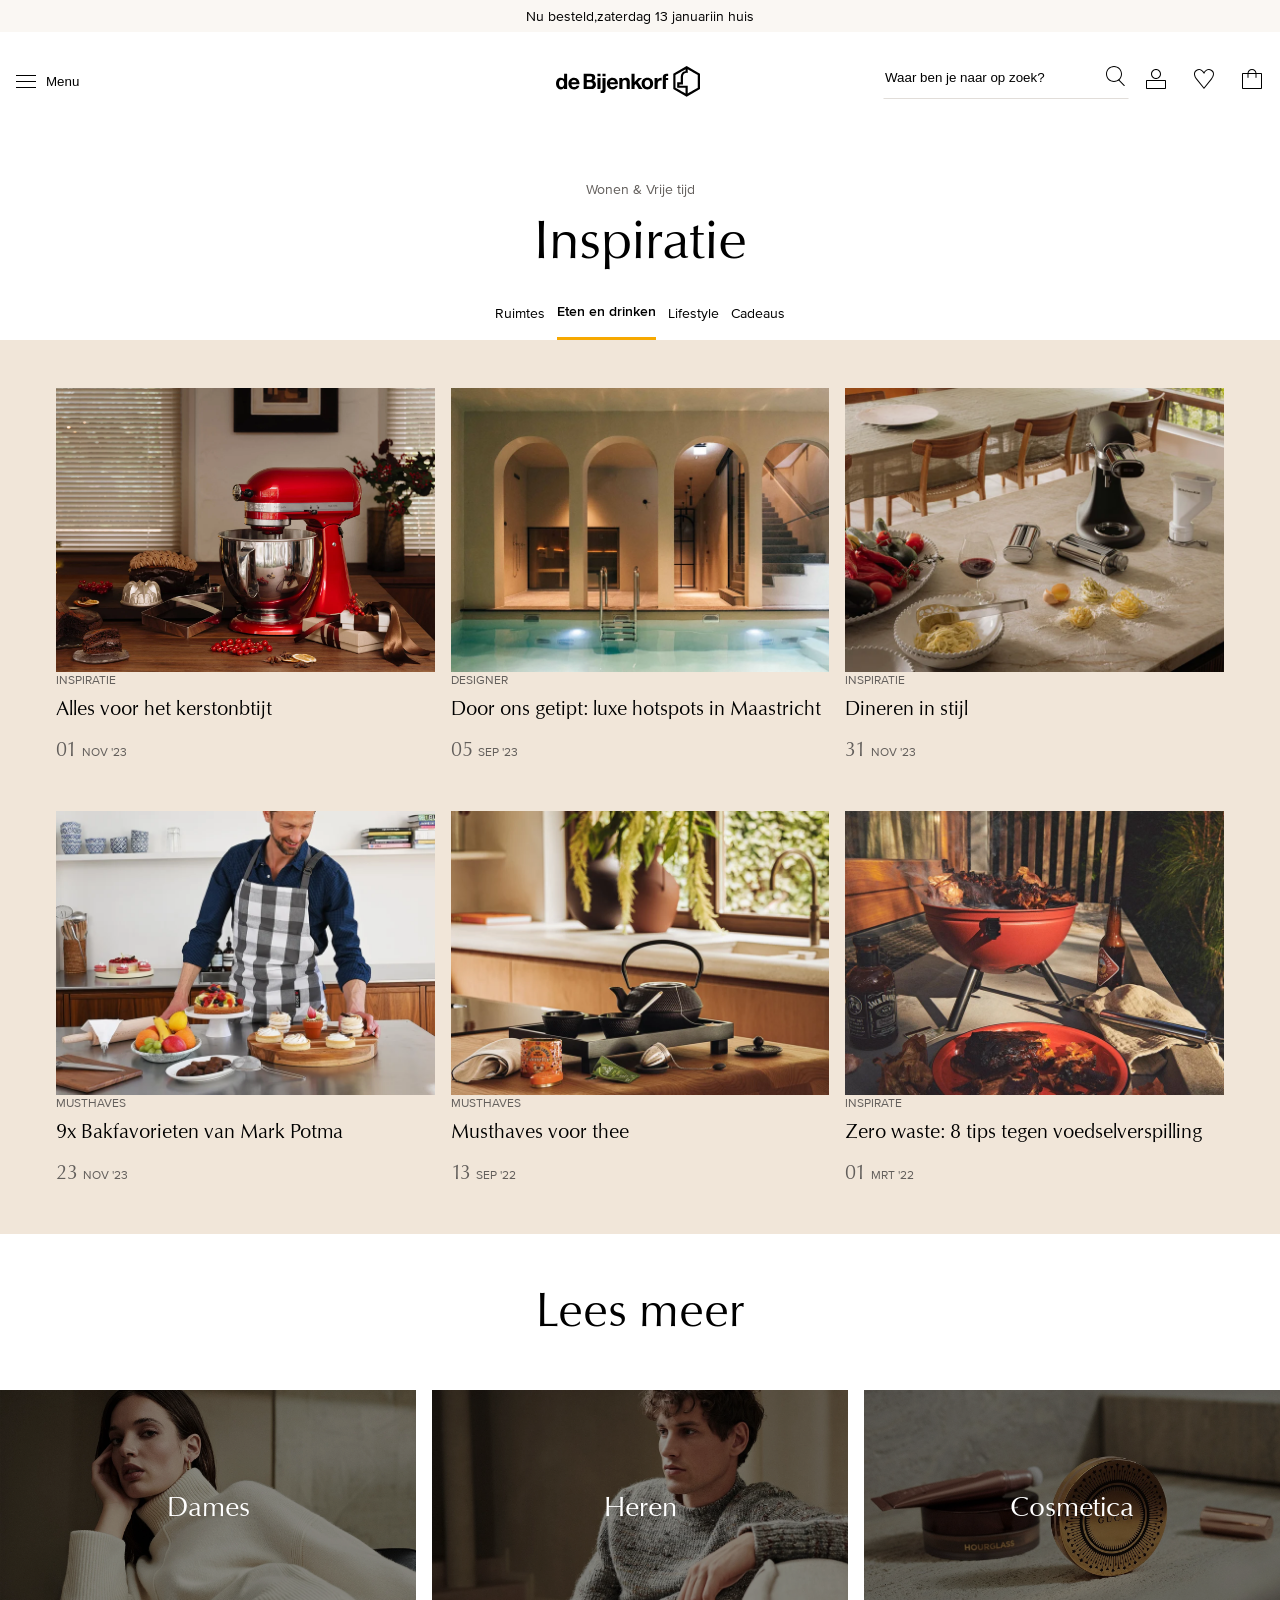
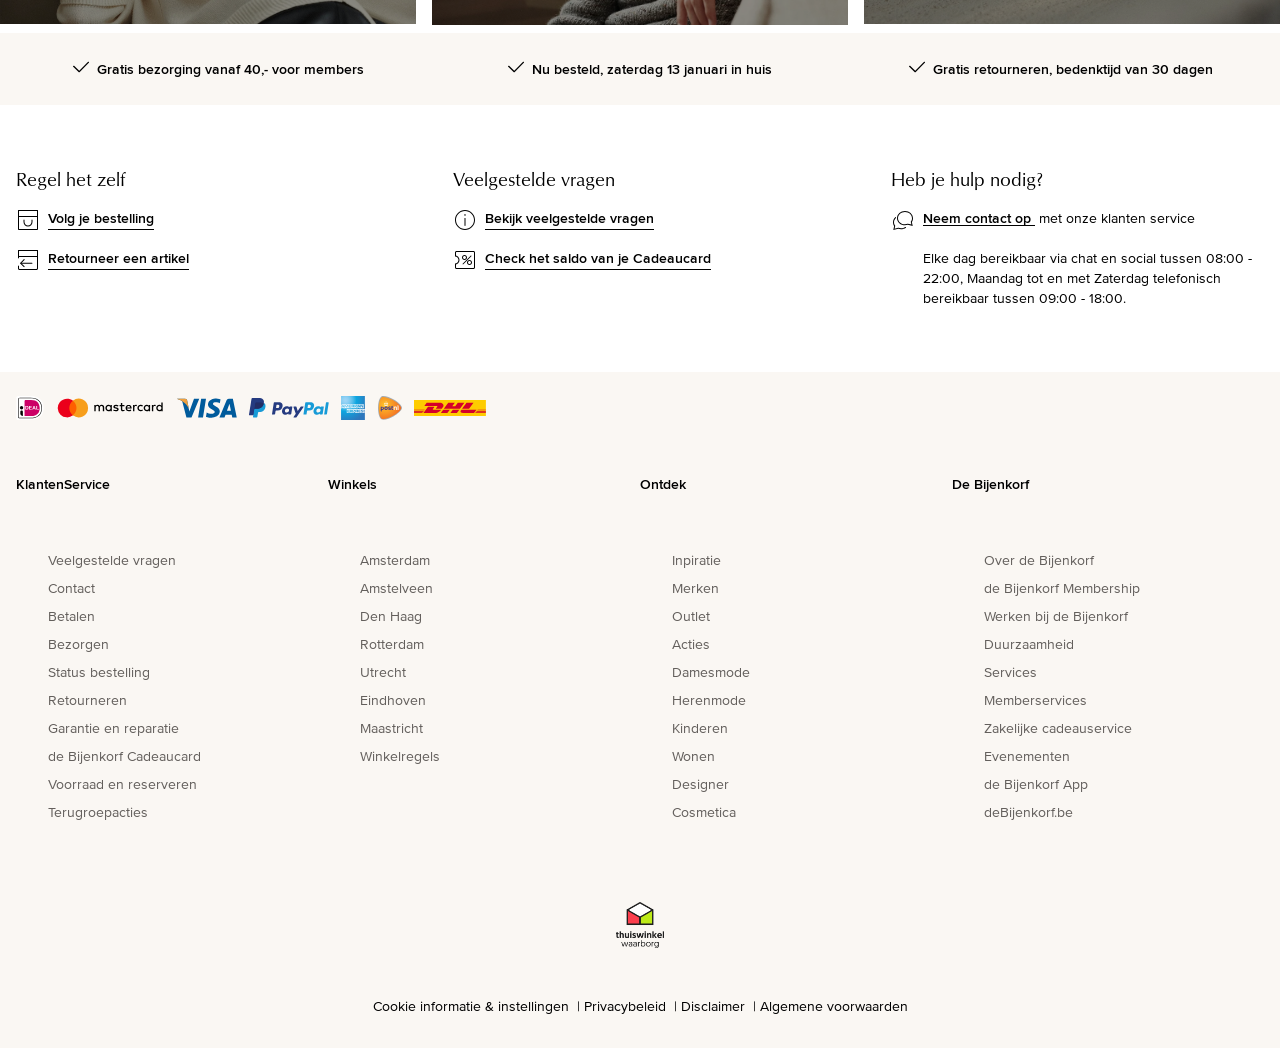
<file: bijenkorf-2/bijenkorf-2/index.html>
<!DOCTYPE html>
<html lang="nl">
	<head>
		<meta charset="UTF-8" />
		<meta name="author" content="Luca">
		<meta name="viewport" content="width=device-width, initial-scale=1" />
		<title>Recepten inspiratie • Wooninspiratie • de Bijenkorf</title>
		<link rel="stylesheet" href="./css/fonts.css" />
		<link rel="stylesheet" href="./css/base.css" />
		<link rel="stylesheet" href="./css/style.css" />
		<script language="JavaScript">
   			deP = document.querySelector("main > p");
   			deP.onclick = ietsDoen;
   			function ietsDoen(){
   				deP.classList.add("anders");
   			}
		</script>
	</head>

	<body>
		<header>
			<a href="/">Nu besteld, <date>zaterdag 13 januari</date>  in huis</a> <!--date erin gezet, omdat dit dan door de computer wordt gelezen als een datum -->
			<nav> <!-- hier begint de navigatie. erin zit de menuknop, de form en de buttons aan de rechterkant-->
				<button>
					<span></span>
					<span></span> <!-- Hier spans aangemaakt, deze z`ijn de 3 streepjes, zodat ik ze makkelijk kan stylen met css-->
					<span></span>
				</button>
				<svg xmlns="http://www.w3.org/2000/svg" viewBox="0 0 595.8 127.6"> <!-- alle afbeelding bestaan uit svg's-->
					<path
						preserveAspectRatio="xMidYMid meet"
						d="M378.1,48.2c-14.5,0-23.9,9.6-23.9,24.4,0,14.6,9.4,24.3,23.9,24.3S402,87.2,402,72.6C402,57.8,392.7,48.2,378.1,48.2Zm0,39.1c-8.6,0-11.2-7.4-11.2-14.7s2.6-14.8,11.2-14.8,11.3,7.4,11.3,14.8S386.8,87.3,378.1,87.3Zm-22-37.8h-15l-16,16.6V31.8H312.4V95.6h12.7V79.8L330,75l12.7,20.6h15.4L338.7,66.4ZM74.8,48.2c-14,0-23.6,10.5-23.6,24.4,0,14.3,9,24.3,23.6,24.3,10.4,0,18.1-4.7,21.6-15.5H85.3c-.8,2.9-4.9,6-10,6-7.1,0-11-3.7-11.4-11.7H97.2C98.1,61.4,90.5,48.2,74.8,48.2ZM63.9,67.6c.2-3.6,2.5-9.8,10.6-9.8,6.2,0,10.1,4,10.1,9.8ZM540.6,0,485.4,31.9V95.7l55.2,31.9,55.2-31.9V31.9ZM536,114.3c-11.3-6.6-35.5-20.5-41.5-23.9V37.2c6-3.5,30.1-17.4,41.5-23.9v8.1a18.52,18.52,0,0,0-12.9,5.2,24.52,24.52,0,0,0-6.8,17.7V67.6H501.5V90.3H536Zm50.6-23.9c-6,3.5-30.1,17.4-41.5,23.9V81.7H510.6V76.3h14.8V44.8c0-5.7,1.9-10.2,5.4-13a.1.1,0,0,0,.1-.1l.2-.2a17.38,17.38,0,0,1,10.4-3.2,34.74,34.74,0,0,1,3.6.2V13.3c11.4,6.6,35.5,20.5,41.5,23.9ZM288.4,48.2a16.42,16.42,0,0,0-14.3,8V49.5H262V95.7h12.8V71.4c0-9.4,2.8-13.2,9.7-13.2,5.9,0,8,3.8,8,11.4V95.7h12.8V67.2C305.3,55.8,301.9,48.2,288.4,48.2ZM153.9,61c5.4-2.7,8.5-7.1,8.5-13.3,0-11.9-8-15.8-19.9-15.8H114.4V95.7h28.9c11.3,0,22-5.5,22-18.5C165.3,69.2,161.5,63.2,153.9,61ZM127.4,42.6h12.8c4.9,0,9.4,1.3,9.4,7.4,0,5.4-3.6,7.7-8.4,7.7H127.3V42.6Zm14.7,42.3H127.4V67.2h14.9c5.8,0,9.9,2.7,9.9,9.2S147.5,84.9,142.1,84.9ZM45.9,86.8v-55H33.5l-.2,22.1c-1.2-1.9-6.2-5.6-14-5.6C8.8,48.2,0,56.9,0,73.4,0,84.8,7.6,96.9,20.1,96.9a15.54,15.54,0,0,0,12.8-6.1,38.66,38.66,0,0,0,.3,4.8H46C45.8,92.7,45.9,89.7,45.9,86.8Zm-22.7.5c-8.6,0-11-8.3-11-14.8,0-6.2,2.1-14.8,11-14.8,7.8,0,10.4,8.7,10.4,14.8S31.1,87.3,23.2,87.3ZM419.9,58V49.4H407.8V95.6h12.7V74.8c0-8.1,3.2-14.8,12.5-14.8a30.43,30.43,0,0,1,4.4.3V48.5a13.26,13.26,0,0,0-2.6-.3A16.81,16.81,0,0,0,419.9,58ZM192.3,42.3H205V31.8H192.3ZM442,45.9V95.7h12.7V57.9h9.5V49.4h-9.5V46.6c0-3.8,1.4-5.3,4.8-5.3a34.4,34.4,0,0,1,4.6.3V32.1c-2.1-.1-4.5-.4-6.7-.4C447.1,31.8,442,37.8,442,45.9ZM234.1,48.2c-14,0-23.6,10.5-23.6,24.4,0,14.3,9,24.3,23.6,24.3,10.4,0,18.1-4.7,21.6-15.5H244.5c-.8,2.9-4.9,6-10,6-7.1,0-11-3.7-11.4-11.7h33.3C257.5,61.4,249.9,48.2,234.1,48.2ZM223.2,67.6c.2-3.6,2.5-9.8,10.6-9.8,6.2,0,10.1,4,10.1,9.8ZM192.3,97.3c0,3.5-2.3,4.1-4.9,4.1a7.89,7.89,0,0,1-2.8-.4v10.5a28.45,28.45,0,0,0,4.1.4c12.8,0,16.3-4.5,16.3-13.9V49.5H192.3V97.3Zm-20.8-1.7h12.7V49.5H171.5Zm0-53.3h12.7V31.8H171.5Z"
						transform="translate(0 0)"></path>
				</svg> <!-- hierboven is allemaal overgenomen tijdens het inspecteren van de svg, die wordt namelijk volledig gestyled en dit kon ik zo overnemen-->
				<ul> <!-- hier komen alle elementen te staan van de form en de 3 buttons die in de header/nav te zien zijn-->
					<li> <!-- eerst het zoekveld-->
						<form action="/">
							<input
								type="text"
								name="search"
								id="search"
								placeholder="Waar ben je naar op zoek?" /> <!-- dit staat in het zoekbalkje, zodat de gebruiker weet wat ie in moet vullen -->
							<button type="submit"> <!-- hier de zoekknop die eruit ziet als de svg met het vergrootglas -->
								<svg
									width="100%"
									viewBox="0 0 24 24"
									fill="none"
									xmlns="http://www.w3.org/2000/svg"
									role="img">
									<title>Waar ben je naar op zoek?</title>
									<path
										fill-rule="evenodd"
										clip-rule="evenodd"
										d="M14.3535 15.6464C14.5487 15.4512 14.8487 15.4346 15.0235 15.6094L20.6566 21.2425C20.8314 21.4173 20.8148 21.7172 20.6195 21.9125C20.4243 22.1078 20.1243 22.1244 19.9495 21.9496L14.3164 16.3165C14.1416 16.1417 14.1582 15.8417 14.3535 15.6464Z"
										fill="black"></path>
									<path
										fill-rule="evenodd"
										clip-rule="evenodd"
										d="M10 17C13.866 17 17 13.866 17 10C17 6.13401 13.866 3 10 3C6.13401 3 3 6.13401 3 10C3 13.866 6.13401 17 10 17ZM10 18C14.4183 18 18 14.4183 18 10C18 5.58172 14.4183 2 10 2C5.58172 2 2 5.58172 2 10C2 14.4183 5.58172 18 10 18Z"
										fill="black"></path> <!-- wederom de styling gewoon van internet af kunnen halen en overgenomen-->
								</svg>
							</button>
						</form>
					</li>
					<li>
						<button>
							<svg
								width="100%"
								viewBox="0 0 24 24"
								fill="none"
								xmlns="http://www.w3.org/2000/svg"
								role="img">
								<title>Mijn account</title>
								<path
									fill-rule="evenodd"
									clip-rule="evenodd"
									d="M12 11C14.2091 11 16 9.20914 16 7C16 4.79086 14.2091 3 12 3C9.79086 3 8 4.79086 8 7C8 9.20914 9.79086 11 12 11ZM12 12C14.7614 12 17 9.76142 17 7C17 4.23858 14.7614 2 12 2C9.23858 2 7 4.23858 7 7C7 9.76142 9.23858 12 12 12Z"
									fill="black"></path>
								<path
									fill-rule="evenodd"
									clip-rule="evenodd"
									d="M21 14H3V21H21V14ZM3 13C2.44772 13 2 13.4477 2 14V21C2 21.5523 2.44772 22 3 22H21C21.5523 22 22 21.5523 22 21V14C22 13.4477 21.5523 13 21 13H3Z"
									fill="black"></path>
							</svg>
						</button>
					</li>
					<li>
						<button>
							<svg
								width="100%"
								viewBox="0 0 24 24"
								fill="none"
								xmlns="http://www.w3.org/2000/svg"
								role="img">
								<title>Verlanglijst</title>
								<path
									fill-rule="evenodd"
									clip-rule="evenodd"
									d="M12.1091 6.8894L11.1891 5.71041C10.4178 4.72197 9.49007 3.75091 8.41138 3.28437C7.42449 2.85754 6.20213 2.80318 4.62049 3.889C3.16188 4.89035 2.84167 6.24121 3.06216 7.67155C3.29173 9.1608 4.1141 10.6512 4.83777 11.5807L11.9775 20.4097L19.1275 11.5682L19.132 11.5628C19.7612 10.8069 20.6402 9.34966 20.9149 7.83032C21.0499 7.08385 21.0315 6.36519 20.8074 5.71635C20.5879 5.08076 20.1498 4.44862 19.3346 3.88901C17.781 2.82245 16.4278 2.88557 15.3415 3.34962C14.1912 3.84098 13.2878 4.81257 12.8472 5.58881L12.1091 6.8894ZM11.9775 22L4.05456 12.2025C2.47005 10.1718 0.357139 5.60287 4.05451 3.06458C7.26796 0.858511 9.68348 2.48705 11.301 4.28426C11.5446 4.55493 11.7701 4.82943 11.9775 5.09523C12.1327 4.82174 12.3336 4.52998 12.575 4.23928C13.9766 2.55143 16.7464 0.899212 19.9006 3.06459C23.8211 5.75604 21.3091 10.5103 19.9006 12.2025L11.9775 22Z"
									fill="black"></path>
							</svg>
						</button>
					</li>
					<li>
						<button>
							<svg
								width="100%"
								viewBox="0 0 24 24"
								fill="none"
								xmlns="http://www.w3.org/2000/svg"
								role="img">
								<title>Winkelmand</title>
								<path
									fill-rule="evenodd"
									clip-rule="evenodd"
									d="M21 7H3V21H21V7ZM3 6C2.44772 6 2 6.44772 2 7V21C2 21.5523 2.44772 22 3 22H21C21.5523 22 22 21.5523 22 21V7C22 6.44772 21.5523 6 21 6H3Z"
									fill="black"></path>
								<path
									fill-rule="evenodd"
									clip-rule="evenodd"
									d="M7.5 6.5C7.5 4.01472 9.51472 2 12 2C14.4853 2 16.5 4.01472 16.5 6.5V10.5C16.5 10.7761 16.2761 11 16 11C15.7239 11 15.5 10.7761 15.5 10.5V6.5C15.5 4.567 13.933 3 12 3C10.067 3 8.5 4.567 8.5 6.5V10.5C8.5 10.7761 8.27614 11 8 11C7.72386 11 7.5 10.7761 7.5 10.5V6.5Z"
									fill="black"></path>
							</svg>
						</button>
					</li>
				</ul>
			</nav>
			<form action="/"> <!-- hier is de mobiele versie van de form, die staat namelijk op de mobiele versie onder de nav en op de desktop versie staat ie in de nav-->
				<input
					type="text"
					name="search"
					id="search"
					placeholder="Waar ben je naar op zoek?" />
				<button type="submit">
					<svg
						width="100%"
						viewBox="0 0 24 24"
						fill="none"
						xmlns="http://www.w3.org/2000/svg"
						role="img">
						<title>Waar ben je naar op zoek?</title>
						<path
							fill-rule="evenodd"
							clip-rule="evenodd"
							d="M14.3535 15.6464C14.5487 15.4512 14.8487 15.4346 15.0235 15.6094L20.6566 21.2425C20.8314 21.4173 20.8148 21.7172 20.6195 21.9125C20.4243 22.1078 20.1243 22.1244 19.9495 21.9496L14.3164 16.3165C14.1416 16.1417 14.1582 15.8417 14.3535 15.6464Z"
							fill="black"></path>
						<path
							fill-rule="evenodd"
							clip-rule="evenodd"
							d="M10 17C13.866 17 17 13.866 17 10C17 6.13401 13.866 3 10 3C6.13401 3 3 6.13401 3 10C3 13.866 6.13401 17 10 17ZM10 18C14.4183 18 18 14.4183 18 10C18 5.58172 14.4183 2 10 2C5.58172 2 2 5.58172 2 10C2 14.4183 5.58172 18 10 18Z"
							fill="black"></path>
					</svg>
				</button>
			</form>
		</header> <!-- header is hier af, hierna komt alles wat er in de main staat -->

		<main>
			<p>Wonen & Vrije tijd</p>
			<h1>Inspiratie</h1> <!-- titel van de pagina, dus h1-->
			<ul>
				<li><a href="/">Ruimtes</a></li>
				<li><a href="/">Eten en drinken</a></li> <!-- laten zien dat de gebruiker op deze pagina is momenteel voor screenreader-->
				<li><a href="/">Lifestyle</a></li>
				<li><a href="/">Cadeaus</a></li>
			</ul>
			<section> <!-- hier begint section met daarin een ul met alle listed items-->
				<ul>
					<li>
						<a href="/"> <!-- alle li zijn linkjes en alles is volledig klikbaar, dus aside en tekst en foto komen in de link-->
						<article> <!-- in elke listed item staat een artikel-->
							<aside> <!-- in een aside gezet, want door responsiveness verplaatst foto van rechts ernaast bij mobiel naar gecentreerd erboven bij dekstop -->
								<p>Inspiratie</p>
								<h2>Alles voor het kerstonbtijt</h2> <!-- h2, want titel van het artikell-->
								<time>01 <span>NOV '23</span></time>
							</aside>
							<picture>
								<img src="./images/post-1.jpeg" alt="Foto van een rode keukenmachine van Kitchenaid" /> <!-- nog meer tekst toevoegen om afbeelding uit te leggen voor screenreader -->
							</picture>
						</article>
					</a>
					</li>
					<li>
						<a href="/">
							<article>
								<aside>
									<p>Designer</p>
									<h2>Door ons getipt: luxe hotspots in Maastricht</h2>
									<time>05 <span>SEP '23</span></time>
								</aside>
								<picture>
									<img src="./images/post-2.jpeg" alt="Foto van een indoorzwembad in een welness" />
								</picture>
							</article>
						</a>
					</li>
					<li>
						<a href="/">
							<article>
								<aside>
									<p>Inspiratie</p>
									<h2>Dineren in stijl</h2>
									<time>31 <span>NOV '23</span></time>
								</aside>
								<picture>
									<img src="./images/post-3.jpeg" alt="Pasta opgedekt op een mooie tafel" />
								</picture>
							</article>
						</a>
					</li>
					<li>
						<a href="/">
							<article>
								<aside>
									<p>Musthaves</p>
									<h2>9x Bakfavorieten van Mark Potma</h2>
									<time>23 <span>NOV '23</span></time>
								</aside>
								<picture>
									<img src="./images/post-4.jpeg" alt="Foto van allerlei soorten gebakjes gemaakt door een bakker" />
								</picture>
							</article>
						</a>
					</li>
					<li>
						<a href="/">
							<article>
								<aside>
									<p>Musthaves</p>
									<h2>Musthaves voor thee</h2>
									<time>13 <span>SEP '22</span></time>
								</aside>
								<picture>
									<img src="./images/post-5.jpeg" alt="Foto van een luxe theepot op een tray" />
								</picture>
							</article>
						</a>
					</li>
					<li>
						<a href="artikel.html"> <!-- artikel link -->
							<article>
								<aside>
									<p>Inspirate</p>
									<h2>Zero waste: 8 tips tegen voedselverspilling</h2>
									<time>01 <span>MRT '22</span></time>
								</aside>
								<picture>
									<img src="./images/post-6.jpeg" alt="Foto van een kom met daarin oranje soep" />
								</picture>
							</article>
						</a>
					</li>
				</ul>
			</section> <!-- op de website zijn er nog meer, maar dacht dat na 6 artikelen het wel duidelijk is dat ik snap hoe ik dit moest maken -->
			<section> <!-- nieuwe section met daarin ook weeer een ul met 3 listed items-->
				<h2>Lees meer</h2> <!-- h2 want erg grote kop en groot onderdeel van de pagina-->
				<ul>
					<li>
						<a href="/"> <!-- linkje naar dames pagina, hieronder de h3 en img, zodat die in zn geheel klikbaar zijn-->
							<h3>Dames</h3>
							<img src="./images/vrouw.jpeg" alt="Foto van een dame voor de damesmodecollectie" />
						</a>
					</li>
					<li>
						<a href="/"> <!-- linkje naar heren pagina, hieronder de h3 en img, zodat die in zn geheel klikbaar zijn-->
							<h3>Heren</h3>
							<img src="./images/man.jpeg" alt="Foto van een heer voor de herenmodecollectie" />
						</a>
					</li>
					<li>
						<a href="/"><!-- linkje naar cosmetica pagina, hieronder de h3 en img, zodat die in zn geheel klikbaar zijn-->
							<h3>Cosmetica</h3>
							<img src="./images/cosmetica.jpeg" alt="Foto van cosmeticaproducten voor de cosmeticacollectie" />
						</a>
					</li>
				</ul>
			</section>
			<footer> <!-- hier begint de footer al, zoals te zien is dit op elke pagina hetzelfde -->
				<ul> <!-- wederom een ul met daarin 3 li, omdat het een opsomming is van voorwaardes die bijenkorf biedt-->
					<li>
						<svg viewBox="0 0 24 24"> <!-- het vinkje is een svg die weer is gestyled door overname van internet -->
							<path
								d="M10.196 19.676L23.73 5.65a.965.965 0 00-.048-1.385 1.01 1.01 0 00-1.412.049L9.37 17.67l-7.69-7.376a1.016 1.016 0 00-1.41.05.962.962 0 00.047 1.383l8.387 8.012c.236.216.555.297.855.245.235-.022.463-.126.637-.309z"
								fill-rule="evenodd"></path>
						</svg>
						<a href="/">Gratis bezorging vanaf 40,- voor members</a>
					</li>
					<li>
						<svg viewBox="0 0 24 24">
							<path
								d="M10.196 19.676L23.73 5.65a.965.965 0 00-.048-1.385 1.01 1.01 0 00-1.412.049L9.37 17.67l-7.69-7.376a1.016 1.016 0 00-1.41.05.962.962 0 00.047 1.383l8.387 8.012c.236.216.555.297.855.245.235-.022.463-.126.637-.309z"
								fill-rule="evenodd"></path>
						</svg>
						<a href="/">Nu besteld, <date>zaterdag 13 januari</date> in huis</a> <!-- inline element voor de datum-->
					</li>
					<li>
						<svg viewBox="0 0 24 24">
							<path
								d="M10.196 19.676L23.73 5.65a.965.965 0 00-.048-1.385 1.01 1.01 0 00-1.412.049L9.37 17.67l-7.69-7.376a1.016 1.016 0 00-1.41.05.962.962 0 00.047 1.383l8.387 8.012c.236.216.555.297.855.245.235-.022.463-.126.637-.309z"
								fill-rule="evenodd"></path>
						</svg>
						<a href="/">Gratis retourneren, bedenktijd van 30 dagen</a>
					</li>
				</ul>
				<ul> <!-- hier weer een ul, omdat het weer een opsomming van li is-->
					<li>
						<article> <!-- artikel met daarin 2 linkjes-->
							<h3>Regel het zelf</h3> <!-- h3 want best wel grote kop voor de artikelen, maar niet zo heel belangrijk want het staat in de footer-->
							<a href="/"> <!--start van het linkje en omdat de svg en de tekst klikbaar is staat dat allemaal binnenin de -->
								<svg
									width="100%"
									viewBox="0 0 24 24"
									fill="none"
									xmlns="http://www.w3.org/2000/svg"
									role="img">
									<title>Box</title>
									<path
										fill-rule="evenodd"
										clip-rule="evenodd"
										d="M21 3H3V21H21V3ZM3 2C2.44772 2 2 2.44772 2 3V21C2 21.5523 2.44772 22 3 22H21C21.5523 22 22 21.5523 22 21V3C22 2.44772 21.5523 2 21 2H3Z"
										fill="black"></path> <!-- ik heb dit even goed bekeken en uitgezocht waarom er hier bijvoorbeeld 3 paths zijn, dat is omdat een svg uit losse lijnen bestaat en zoals bij die svg zijn er 3 lijnelemeenten die afzonderlijk worden gestyled-->
									<path
										fill-rule="evenodd"
										clip-rule="evenodd"
										d="M21 8H3V3H21V8ZM3 9C2.44772 9 2 8.55228 2 8V3C2 2.44772 2.44772 2 3 2H21C21.5523 2 22 2.44772 22 3V8C22 8.55228 21.5523 9 21 9H3Z"
										fill="black"></path>
									<path
										fill-rule="evenodd"
										clip-rule="evenodd"
										d="M16.5 14C16.5 16.4853 14.4853 18.5 12 18.5C9.51472 18.5 7.5 16.4853 7.5 14L7.5 12C7.5 11.7239 7.72386 11.5 8 11.5C8.27614 11.5 8.5 11.7239 8.5 12L8.5 14C8.5 15.933 10.067 17.5 12 17.5C13.933 17.5 15.5 15.933 15.5 14L15.5 12C15.5 11.7239 15.7239 11.5 16 11.5C16.2761 11.5 16.5 11.7239 16.5 12L16.5 14Z"
										fill="black"></path>
								</svg>
								<span>Volg je bestelling</span>
							</a>
							<a href="/">
								<svg
									width="100%"
									viewBox="0 0 24 24"
									fill="none"
									xmlns="http://www.w3.org/2000/svg"
									role="img">
									<title>BoxReturn</title>
									<path
										fill-rule="evenodd"
										clip-rule="evenodd"
										d="M21 3H3V8H21V3ZM3 2C2.44772 2 2 2.44772 2 3V8C2 8.55228 2.44772 9 3 9H21C21.5523 9 22 8.55228 22 8V3C22 2.44772 21.5523 2 21 2H3Z"
										fill="black"></path>
									<path
										fill-rule="evenodd"
										clip-rule="evenodd"
										d="M2.5 6.00001C2.77614 6.00001 3 6.22387 3 6.50001V10C3 10.2761 2.77614 10.5 2.5 10.5C2.22386 10.5 2 10.2761 2 10V6.50001C2 6.22387 2.22386 6.00001 2.5 6.00001ZM21.5 6.00001C21.7761 6.00001 22 6.22387 22 6.50001V20.5C22 21.3284 21.3284 22 20.5 22L3.5 22C2.67157 22 2 21.3284 2 20.5V18C2 17.7239 2.22386 17.5 2.5 17.5C2.77614 17.5 3 17.7239 3 18V20.5C3 20.7761 3.22386 21 3.5 21L20.5 21C20.7761 21 21 20.7761 21 20.5V6.50001C21 6.22387 21.2239 6.00001 21.5 6.00001Z"
										fill="black"></path>
									<path
										fill-rule="evenodd"
										clip-rule="evenodd"
										d="M5.30313 14.6262L15.9998 14.6262C16.2759 14.6262 16.4998 14.8501 16.4999 15.1262C16.5 15.4023 16.2762 15.6262 16.0001 15.6262L5.30343 15.6262C5.02728 15.6262 4.80336 15.4023 4.80328 15.1262C4.8032 14.8501 5.02699 14.6262 5.30313 14.6262Z"
										fill="black"></path>
									<path
										fill-rule="evenodd"
										clip-rule="evenodd"
										d="M8.48051 19.0138C8.28524 19.2091 7.96866 19.2091 7.7734 19.0138L3.88557 15.126L7.77236 11.2392C7.96763 11.0439 8.28421 11.0439 8.47947 11.2392C8.67473 11.4345 8.67473 11.751 8.47947 11.9463L5.29978 15.126L8.48051 18.3067C8.67577 18.502 8.67577 18.8186 8.48051 19.0138Z"
										fill="black"></path>
									<path
										fill-rule="evenodd"
										clip-rule="evenodd"
										d="M21 8H3V3H21V8ZM3 9C2.44772 9 2 8.55228 2 8V3C2 2.44772 2.44772 2 3 2H21C21.5523 2 22 2.44772 22 3V8C22 8.55228 21.5523 9 21 9H3Z"
										fill="black"></path>
								</svg>
								<span>Retourneer een artikel</span>
							</a>
						</article>
					</li>
					<li>
						<article>
							<h3>Veelgestelde vragen</h3>
							<a href="/">
								<svg
									width="100%"
									viewBox="0 0 24 24"
									fill="none"
									xmlns="http://www.w3.org/2000/svg"
									role="img">
									<title>Info</title>
									<path
										fill-rule="evenodd"
										clip-rule="evenodd"
										d="M12 21C16.9706 21 21 16.9706 21 12C21 7.02944 16.9706 3 12 3C7.02944 3 3 7.02944 3 12C3 16.9706 7.02944 21 12 21ZM12 22C17.5228 22 22 17.5228 22 12C22 6.47715 17.5228 2 12 2C6.47715 2 2 6.47715 2 12C2 17.5228 6.47715 22 12 22Z"
										fill="black"></path>
									<path
										fill-rule="evenodd"
										clip-rule="evenodd"
										d="M12 18C11.7239 18 11.5 17.7761 11.5 17.5L11.5 10.5C11.5 10.2239 11.7239 10 12 10C12.2761 10 12.5 10.2239 12.5 10.5L12.5 17.5C12.5 17.7761 12.2761 18 12 18Z"
										fill="black"></path>
									<path
										fill-rule="evenodd"
										clip-rule="evenodd"
										d="M12 8C11.7239 8 11.5 7.77614 11.5 7.5L11.5 6.5C11.5 6.22386 11.7239 6 12 6C12.2761 6 12.5 6.22386 12.5 6.5L12.5 7.5C12.5 7.77614 12.2761 8 12 8Z"
										fill="black"></path>
								</svg>
								<span>Bekijk veelgestelde vragen</span>
							</a>
							<a href="/">
								<svg
									width="100%"
									viewBox="0 0 24 24"
									fill="none"
									xmlns="http://www.w3.org/2000/svg"
									role="img">
									<title>Voucher</title>
									<path
										fill-rule="evenodd"
										clip-rule="evenodd"
										d="M9.64637 15.6464L17.6464 7.64644C17.8416 7.45118 18.1582 7.45118 18.3535 7.64644C18.5487 7.84171 18.5487 8.15829 18.3535 8.35355L10.3535 16.3536C10.1582 16.5488 9.84163 16.5488 9.64637 16.3536C9.45111 16.1583 9.45111 15.8417 9.64637 15.6464Z"
										fill="black"></path>
									<path
										fill-rule="evenodd"
										clip-rule="evenodd"
										d="M11.5 11C12.3284 11 13 10.3284 13 9.5C13 8.67157 12.3284 8 11.5 8C10.6716 8 10 8.67157 10 9.5C10 10.3284 10.6716 11 11.5 11ZM11.5 12C12.8807 12 14 10.8807 14 9.5C14 8.11929 12.8807 7 11.5 7C10.1193 7 9 8.11929 9 9.5C9 10.8807 10.1193 12 11.5 12Z"
										fill="black"></path>
									<path
										fill-rule="evenodd"
										clip-rule="evenodd"
										d="M16.5 16C17.3284 16 18 15.3284 18 14.5C18 13.6716 17.3284 13 16.5 13C15.6716 13 15 13.6716 15 14.5C15 15.3284 15.6716 16 16.5 16ZM16.5 17C17.8807 17 19 15.8807 19 14.5C19 13.1193 17.8807 12 16.5 12C15.1193 12 14 13.1193 14 14.5C14 15.8807 15.1193 17 16.5 17Z"
										fill="black"></path>
									<path
										fill-rule="evenodd"
										clip-rule="evenodd"
										d="M2 4.5C2 3.67157 2.67157 3 3.5 3H20.5C21.3284 3 22 3.67157 22 4.5V19.5C22 20.3284 21.3284 21 20.5 21H3.5C2.67157 21 2 20.3284 2 19.5V16H3V19.5C3 19.7761 3.22386 20 3.5 20H20.5C20.7761 20 21 19.7761 21 19.5V4.5C21 4.22386 20.7761 4 20.5 4H3.5C3.22386 4 3 4.22386 3 4.5V8H2V4.5Z"
										fill="black"></path>
									<path
										fill-rule="evenodd"
										clip-rule="evenodd"
										d="M5.5 12C5.5 10.067 3.933 8.5 2 8.5V7.5C4.48528 7.5 6.5 9.51472 6.5 12C6.5 14.4853 4.48528 16.5 2 16.5V15.5C3.933 15.5 5.5 13.933 5.5 12Z"
										fill="black"></path>
								</svg>
								<span>Check het saldo van je Cadeaucard</span>
							</a>
						</article>
					</li>
					<li>
						<article>
							<h3>Heb je hulp nodig?</h3>
							<a href="/">
								<svg
									width="100%"
									viewBox="0 0 24 24"
									fill="none"
									xmlns="http://www.w3.org/2000/svg"
									role="img">
									<title>Conversation</title>
									<path
										fill-rule="evenodd"
										clip-rule="evenodd"
										d="M14.5126 18.9864C15.0111 18.96 15.3065 19.5512 14.8965 19.8359C13.5393 20.7782 11.8391 21.3345 10.0114 21.3345C8.94176 21.3345 8.12623 21.1869 7.21055 20.8464L3.07777 21.7851L2.28082 21.9661L2.45558 21.1841L3.18688 17.9115C2.33308 16.7752 2.03418 15.6355 2.03418 14.1787C2.03418 12.2352 2.88841 10.493 4.26481 9.21423C4.5925 8.90979 5.08647 9.23485 5.04136 9.67985C5.0288 9.80369 4.97188 9.92123 4.88206 10.0074C3.73033 11.1121 3.03418 12.5845 3.03418 14.1787C3.03418 15.5235 3.31095 16.4698 4.09638 17.4528C4.17129 17.5465 4.20701 17.6589 4.20574 17.7703C4.2242 17.8424 4.22647 17.9192 4.20937 17.9957L3.61834 20.6405L7.09684 19.8504C7.20235 19.8164 7.31978 19.8171 7.43114 19.8604C8.28845 20.1938 9.00909 20.3345 10.0114 20.3345C11.6115 20.3345 13.0705 19.864 14.2359 19.0787C14.3173 19.0239 14.4146 18.9916 14.5126 18.9864Z"
										fill="black"></path>
									<path
										fill-rule="evenodd"
										clip-rule="evenodd"
										d="M20.9878 10.1558C20.9878 6.8098 17.9162 4 13.9998 4C10.0834 4 7.01179 6.8098 7.01179 10.1558C7.01179 13.5018 10.0834 16.3116 13.9998 16.3116C15.0037 16.3116 15.7256 16.1708 16.5842 15.8373C16.6956 15.7941 16.8131 15.7934 16.9186 15.8275L20.4026 16.6177L19.8108 13.9731C19.7936 13.8964 19.7959 13.8194 19.8145 13.7472C19.8133 13.6358 19.8491 13.5233 19.9241 13.4295C20.7107 12.4465 20.9878 11.5003 20.9878 10.1558ZM20.8336 13.8885C21.6885 12.7523 21.9878 11.6126 21.9878 10.1558C21.9878 6.15001 18.3544 3 13.9998 3C9.64514 3 6.01179 6.15001 6.01179 10.1558C6.01179 14.1616 9.64514 17.3116 13.9998 17.3116C15.071 17.3116 15.8876 17.164 16.8047 16.8233L20.9434 17.762L21.741 17.943L21.5659 17.1607L20.8336 13.8885Z"
										fill="black"></path>
								</svg>
								<p>
									<span>Neem contact op&nbsp;</span> <!-- die &nbsp staat voor non breaking space, want als die er niet zou staat dan zou de zin niet meer aan elkaar staan-->
									met onze klanten service
								</p>
							</a>
							<p>
								Elke dag bereikbaar via chat en social tussen <time>08:00 - 22:00</time>,
								Maandag tot en met Zaterdag telefonisch bereikbaar tussen <time>09:00
								- 18:00.</time>
							</p>
						</article>
					</li>
				</ul>
				<ul> <!-- hier komt een opssoming aan li met alle svg voor de betaalmethodes, handig voor toegankelijkheid om hier nog de namen van de betaalmethodes bij te laten noemen--> 
					<li>
						<svg
							version="1.1"
							id="Layer_1"
							xmlns="http://www.w3.org/2000/svg"
							xmlns:xlink="http://www.w3.org/1999/xlink"
							x="0px"
							y="0px"
							width="28px"
							height="24px"
							viewBox="0 0 306.1 269.8"
							style="enable-background: new 0 0 306.1 269.8"
							xml:space="preserve">
							<style type="text/css">
								.style0 {
									fill: #ffffff;
								}
								.style1 {
									fill: #cc0066;
								}
							</style>
							<g>
								<g>
									<path
										class="style0"
										d="M0,20v229.8c0,11,9,20,20,20h137.3c103.8,0,148.8-58.1,148.8-135.2C306.1,57.9,261.1,0,157.3,0H20
                    C9,0,0,9,0,20z"></path>
									<path
										class="style1"
										d="M91.9,56.4v169.8h73.9c67.1,0,96.2-37.9,96.2-91.5c0-51.3-29.1-91.1-96.2-91.1h-61.1
                    C97.6,43.6,91.9,49.4,91.9,56.4z"></path>
									<g>
										<g>
											<path
												d="M157.3,251.5H37.9c-10.6,0-19.2-8.6-19.2-19.2V37.6c0-10.6,8.6-19.2,19.2-19.2h119.4c113.3,0,130.2,72.9,130.2,116.3
                        C287.5,210,241.2,251.5,157.3,251.5z M37.9,24.8c-7.1,0-12.8,5.7-12.8,12.8v194.7c0,7.1,5.7,12.8,12.8,12.8h119.4
                        c79.8,0,123.8-39.2,123.8-110.4c0-95.6-77.6-109.9-123.8-109.9H37.9z"></path>
										</g>
									</g>
								</g>
								<g>
									<path
										class="style0"
										d="M117.9,111.8c2.6,0,5,0.4,7.3,1.2c2.3,0.8,4.2,2.1,5.9,3.7c1.6,1.7,2.9,3.8,3.9,6.2c0.9,2.5,1.4,5.4,1.4,8.8
                    c0,3-0.4,5.7-1.1,8.2c-0.8,2.5-1.9,4.7-3.4,6.5c-1.5,1.8-3.4,3.2-5.7,4.3c-2.3,1-5,1.6-8.1,1.6h-17.5v-40.6H117.9z M117.3,144.9
                    c1.3,0,2.5-0.2,3.8-0.6c1.2-0.4,2.3-1.1,3.2-2.1c0.9-1,1.7-2.2,2.3-3.8c0.6-1.6,0.9-3.4,0.9-5.7c0-2-0.2-3.9-0.6-5.5
                    c-0.4-1.6-1.1-3.1-2-4.2s-2.1-2.1-3.6-2.7c-1.5-0.6-3.3-0.9-5.5-0.9h-6.4v25.6H117.3z"></path>
									<path
										class="style0"
										d="M172.5,111.8v7.5h-21.4v8.7h19.7v6.9h-19.7v9.9H173v7.5h-30.8v-40.6H172.5z"></path>
									<path
										class="style0"
										d="M203.1,111.8l15.2,40.6H209l-3.1-9h-15.2l-3.2,9h-9l15.3-40.6H203.1z M203.6,136.7l-5.1-14.9h-0.1l-5.3,14.9
                    H203.6z"></path>
									<path
										class="style0"
										d="M232.8,111.8v33.1h19.8v7.5h-28.7v-40.6H232.8z"></path>
								</g>
								<g>
									<circle cx="58.5" cy="132.1" r="18.7"></circle>
								</g>
								<path
									d="M72.6,226.2L72.6,226.2c-15.7,0-28.3-12.7-28.3-28.3v-22.1c0-7.8,6.3-14.2,14.2-14.2h0c7.8,0,14.2,6.3,14.2,14.2V226.2z"></path>
							</g>
							<title>afbeelding van het Ideal logo</title>
						</svg>
					</li>
					<li>
						<svg
							xmlns="http://www.w3.org/2000/svg"
							width="108.75"
							height="20"
							viewBox="5.167 0 87 16.036">
							<path fill="none" d="M-.667-3.46h100v22.958h-100z"></path>
							<path fill="#FF5F00" d="M15.334 2.11h6.576v11.817h-6.576z"></path>
							<path
								fill="#EB001B"
								d="M15.753 8.017a7.503 7.503 0 0 1 2.87-5.908c-3.263-2.566-7.987-2-10.552 1.265a7.515 7.515 0 0 0 10.554 10.553 7.504 7.504 0 0 1-2.87-5.91z"></path>
							<path
								fill="#F79E1B"
								d="M30.783 8.017a7.516 7.516 0 0 1-12.158 5.91 7.515 7.515 0 0 0-.002-11.819 7.516 7.516 0 0 1 12.16 5.909z"></path>
							<path
								d="M43.712 10.55V7.416c0-1.182-.754-1.977-1.967-1.987a1.935 1.935 0 0 0-1.756.89 1.84 1.84 0 0 0-1.652-.89 1.652 1.652 0 0 0-1.46.743v-.626H35.79v5.002h1.098V7.776c0-.87.48-1.328 1.223-1.328s1.09.47 1.09 1.317v2.782h1.084V7.776c0-.87.5-1.328 1.224-1.328.722 0 1.098.47 1.098 1.317v2.782h1.106zm16.25-5h-1.776V4.035h-1.1V5.55h-1.014v.993h1.014v2.28c0 1.16.45 1.852 1.736 1.852.48.002.95-.132 1.357-.386l-.313-.932c-.29.174-.623.27-.963.28-.543 0-.723-.333-.723-.834V6.542h1.778l.003-.99zm9.274-.124a1.47 1.47 0 0 0-1.316.732V5.55h-1.078v5h1.088V7.745c0-.835.355-1.286 1.066-1.286.234-.003.465.04.682.126l.334-1.025a2.32 2.32 0 0 0-.775-.136v.002zm-14.023.523a3.698 3.698 0 0 0-2.04-.523c-1.265 0-2.087.607-2.087 1.6 0 .815.607 1.317 1.725 1.474l.513.074c.596.083.88.24.88.52 0 .388-.397.608-1.142.608-.6.02-1.187-.164-1.67-.52l-.51.847c.634.44 1.392.67 2.165.647 1.44 0 2.28-.68 2.28-1.63 0-.88-.66-1.338-1.745-1.495l-.512-.073c-.47-.063-.848-.157-.848-.49 0-.366.354-.585.95-.585a3.2 3.2 0 0 1 1.558.428l.485-.884zm29.133-.524a1.47 1.47 0 0 0-1.316.732V5.55h-1.078v5h1.088V7.745c0-.835.355-1.286 1.066-1.286.232-.003.465.04.682.126l.334-1.025a2.337 2.337 0 0 0-.775-.136v.002zM70.336 8.05c0 1.516 1.057 2.624 2.666 2.624a2.612 2.612 0 0 0 1.797-.597l-.522-.88a2.194 2.194 0 0 1-1.307.45c-.868 0-1.505-.64-1.505-1.6 0-.96.64-1.59 1.506-1.6.474.006.93.163 1.308.45l.52-.88a2.618 2.618 0 0 0-1.796-.598c-1.61 0-2.666 1.108-2.666 2.624v.006zm10.184 0V5.544h-1.088v.608a1.903 1.903 0 0 0-1.568-.73c-1.4 0-2.506 1.1-2.506 2.626s1.1 2.624 2.506 2.624a1.895 1.895 0 0 0 1.578-.732v.607h1.088l-.01-2.497zm-4.047 0c0-.88.574-1.6 1.516-1.6.9 0 1.505.69 1.505 1.6s-.605 1.6-1.506 1.6c-.943 0-1.517-.723-1.517-1.6zm-13.12-2.627c-1.462 0-2.49 1.067-2.49 2.625 0 1.59 1.067 2.624 2.563 2.624a3.044 3.044 0 0 0 2.05-.7l-.532-.808c-.416.333-.93.517-1.463.522-.7 0-1.337-.323-1.493-1.223H65.7c.01-.137.02-.27.02-.418 0-1.558-.973-2.625-2.373-2.625l.005.003zm-.023.974c.703 0 1.15.438 1.266 1.213h-2.6c.115-.722.555-1.213 1.328-1.213h.006zm27.283 1.65V3.543h-1.088v2.614a1.896 1.896 0 0 0-1.578-.733c-1.4 0-2.506 1.1-2.506 2.625s1.1 2.624 2.507 2.624c.613.026 1.2-.247 1.578-.732v.607h1.088v-2.5zm-4.047 0c0-.878.574-1.6 1.516-1.6.9 0 1.506.692 1.506 1.6s-.605 1.6-1.506 1.6c-.94 0-1.516-.722-1.516-1.6zm-36.723 0V5.543h-1.087v.608a1.904 1.904 0 0 0-1.583-.727c-1.4 0-2.505 1.1-2.505 2.625s1.098 2.624 2.505 2.624a1.901 1.901 0 0 0 1.58-.732v.607h1.086l.003-2.5zm-4.045 0c0-.878.574-1.6 1.516-1.6.9 0 1.505.692 1.505 1.6s-.608 1.6-1.506 1.6c-.946.002-1.52-.72-1.52-1.597l.004-.002z"></path>
								<title>afbeelding van het mastercard logo</title>
						</svg>
					</li>
					<li>
						<svg
							width="60"
							height="20"
							viewBox="0 0 60 20"
							xmlns="http://www.w3.org/2000/svg">
							<g fill="none" fill-rule="evenodd">
								<path
									fill="#005B9C"
									d="M25.968 19.42H21.1L24.142.726h4.867L25.968 19.42M17.007.728l-4.64 12.856-.549-2.769.001.001-1.638-8.405S9.984.728 7.873.728H.202l-.09.316s2.346.488 5.09 2.137L9.43 19.419h5.071L22.244.727h-5.237m32.923 12.08l2.557-6.995 1.438 6.995H49.93zm5.355 6.612h4.468L55.857.727h-3.913c-1.806 0-2.246 1.393-2.246 1.393l-7.258 17.3h5.073l1.015-2.777h6.186l.57 2.776zM42.821 5.223l.694-4.015S41.372.393 39.138.393c-2.415 0-8.15 1.056-8.15 6.188 0 4.83 6.731 4.89 6.731 7.425s-6.037 2.082-8.029.483l-.724 4.197s2.172 1.055 5.493 1.055 8.331-1.72 8.331-6.399c0-4.86-6.79-5.313-6.79-7.426 0-2.113 4.74-1.841 6.822-.694"></path>
								<path
									d="M11.819 10.816l-1.638-8.405S9.984.728 7.873.728H.202l-.09.316S3.8 1.808 7.337 4.67c3.38 2.736 4.483 6.146 4.483 6.146"
									fill="#EFA03F"></path>
							</g>
							<title>afbeelding van het Visa logo</title>
						</svg>
					</li>
					<li>
						<svg
							width="80"
							height="20"
							viewBox="0 0 80 20"
							xmlns="http://www.w3.org/2000/svg">
							<g fill="none" fill-rule="evenodd">
								<path
									d="M29.814 4.354H25.4a.613.613 0 0 0-.606.518L23.01 16.186a.367.367 0 0 0 .364.424h2.106c.302 0 .559-.219.606-.518l.481-3.051a.612.612 0 0 1 .606-.518h1.396c2.907 0 4.584-1.407 5.022-4.194.198-1.22.009-2.177-.562-2.848-.627-.737-1.74-1.127-3.216-1.127zm.509 4.132c-.242 1.584-1.451 1.584-2.621 1.584h-.666l.467-2.957a.368.368 0 0 1 .363-.31h.306c.796 0 1.548 0 1.936.454.232.27.303.673.215 1.23zm12.68-.051H40.89a.368.368 0 0 0-.364.31l-.093.592-.148-.214c-.457-.664-1.477-.886-2.495-.886-2.335 0-4.33 1.768-4.718 4.249-.202 1.237.085 2.42.787 3.246.644.758 1.566 1.074 2.662 1.074 1.88 0 2.924-1.21 2.924-1.21l-.094.588a.368.368 0 0 0 .363.426h1.903c.302 0 .558-.22.606-.518l1.142-7.232a.366.366 0 0 0-.362-.425zm-2.946 4.113c-.203 1.207-1.162 2.017-2.383 2.017-.614 0-1.104-.197-1.42-.57-.311-.37-.43-.897-.33-1.484.19-1.197 1.164-2.034 2.367-2.034.6 0 1.088.2 1.409.576.322.38.45.91.357 1.495zm14.198-4.113h-2.123a.613.613 0 0 0-.507.27l-2.929 4.313-1.241-4.145a.615.615 0 0 0-.589-.438H44.78a.368.368 0 0 0-.349.487l2.339 6.863-2.199 3.104a.368.368 0 0 0 .3.58h2.12c.202 0 .39-.097.504-.263l7.062-10.193a.368.368 0 0 0-.302-.578z"
									fill="#253B80"></path>
								<path
									d="M61.285 4.354h-4.413a.613.613 0 0 0-.605.518l-1.784 11.314a.367.367 0 0 0 .362.424h2.265c.21 0 .39-.153.423-.362l.506-3.207a.612.612 0 0 1 .606-.518h1.396c2.907 0 4.584-1.407 5.022-4.194.198-1.22.008-2.177-.563-2.848-.626-.737-1.738-1.127-3.215-1.127zm.51 4.132c-.241 1.584-1.451 1.584-2.621 1.584h-.666l.468-2.957a.366.366 0 0 1 .363-.31h.305c.796 0 1.548 0 1.937.454.231.27.302.673.213 1.23zm12.679-.051h-2.112a.366.366 0 0 0-.363.31l-.093.592-.149-.214c-.457-.664-1.476-.886-2.494-.886-2.335 0-4.329 1.768-4.717 4.249-.201 1.237.084 2.42.786 3.246.645.758 1.565 1.074 2.662 1.074 1.88 0 2.924-1.21 2.924-1.21l-.094.588a.368.368 0 0 0 .364.426h1.902c.302 0 .558-.22.605-.518l1.143-7.232a.368.368 0 0 0-.364-.425zm-2.946 4.113c-.202 1.207-1.162 2.017-2.383 2.017-.613 0-1.104-.197-1.42-.57-.311-.37-.429-.897-.33-1.484.19-1.197 1.164-2.034 2.367-2.034.6 0 1.088.2 1.409.576.323.38.45.91.357 1.495zm5.437-7.883l-1.811 11.52a.367.367 0 0 0 .362.425h1.82c.303 0 .56-.219.607-.518L79.728 4.78a.368.368 0 0 0-.362-.425h-2.039a.369.369 0 0 0-.362.31z"
									fill="#179BD7"></path>
								<path
									d="M4.688 18.809l.337-2.143-.751-.018H.684L3.18.834A.204.204 0 0 1 3.382.66h6.05c2.01 0 3.396.418 4.12 1.243.34.387.556.791.66 1.237.11.467.112 1.025.005 1.705l-.008.05v.436l.34.193c.285.151.512.325.686.523.29.331.479.752.558 1.25.082.514.055 1.124-.08 1.815-.154.795-.405 1.487-.743 2.053a4.224 4.224 0 0 1-1.177 1.29c-.45.32-.983.561-1.586.716a7.908 7.908 0 0 1-1.982.23h-.47c-.338 0-.665.12-.921.338a1.426 1.426 0 0 0-.48.857l-.036.193-.596 3.777-.027.139c-.007.044-.02.066-.038.08a.1.1 0 0 1-.062.023H4.688z"
									fill="#253B80"></path>
								<path
									d="M14.87 4.946c-.018.116-.039.234-.062.355-.798 4.098-3.529 5.513-7.016 5.513H6.017a.862.862 0 0 0-.852.73l-.91 5.766-.257 1.634a.454.454 0 0 0 .448.525h3.15c.372 0 .69-.27.748-.639l.03-.16.594-3.762.038-.207a.757.757 0 0 1 .748-.64h.471c3.051 0 5.44-1.238 6.138-4.823.291-1.497.14-2.748-.631-3.627a3.01 3.01 0 0 0-.862-.665z"
									fill="#179BD7"></path>
								<path
									d="M14.035 4.614a6.295 6.295 0 0 0-.776-.173 9.86 9.86 0 0 0-1.565-.114H6.95a.753.753 0 0 0-.747.64l-1.01 6.391-.028.187a.862.862 0 0 1 .852-.73h1.775c3.487 0 6.218-1.417 7.016-5.514.024-.121.044-.24.062-.355a4.254 4.254 0 0 0-.835-.332z"
									fill="#222D65"></path>
								<path
									d="M6.203 4.967a.754.754 0 0 1 .747-.64h4.744a9.86 9.86 0 0 1 1.565.115 6.295 6.295 0 0 1 .955.228c.236.078.454.17.656.276.238-1.514-.002-2.545-.82-3.478C13.147.44 11.518 0 9.434 0H3.382a.865.865 0 0 0-.855.731L.007 16.708a.52.52 0 0 0 .512.602h3.736l.939-5.952 1.009-6.39z"
									fill="#253B80"></path>
							</g>
							<title>afbeelding van het Paypal logo</title>
						</svg>
					</li>
					<li>
						<svg
							width="25"
							height="24"
							viewBox="0 0 25 24"
							xmlns="http://www.w3.org/2000/svg">
							<defs>
								<radialGradient
									width="25"
									height="24"
									cx="17.541%"
									cy="17.466%"
									fx="17.541%"
									fy="17.466%"
									r="93.287%"
									id="a2">
									<stop stop-color="#9DD5F6" offset="0%"></stop>
									<stop stop-color="#98D3F5" offset="7.11%"></stop>
									<stop stop-color="#89CEF3" offset="15.75%"></stop>
									<stop stop-color="#70C6EF" offset="25.16%"></stop>
									<stop stop-color="#4EBBEA" offset="35.14%"></stop>
									<stop stop-color="#23ADE3" offset="45.46%"></stop>
									<stop stop-color="#0DA6E0" offset="50%"></stop>
									<stop stop-color="#2E77BC" offset="100%"></stop>
								</radialGradient>
							</defs>
							<g fill="none" fill-rule="evenodd">
								<path
									d="M23.88.05H.054v23.913H23.88v-7.892a.904.904 0 0 0 .142-.525c0-.245-.047-.397-.142-.525"
									fill="url(#a2)"></path>
								<path
									d="M2.202 10.398L1.743 9.28l-.455 1.117h.914zm10.097-.445c-.092.056-.2.058-.33.058h-.814v-.622h.824c.117 0 .239.005.318.05.087.04.14.128.14.248 0 .122-.05.22-.138.266zm5.804.445L17.64 9.28l-.461 1.117h.924zM7.285 11.607h-.687l-.002-2.194-.972 2.194h-.588L4.063 9.41v2.196H2.7l-.258-.625H1.05l-.26.625H.062L1.26 8.805h.995l1.139 2.653V8.805h1.093l.876 1.9.806-1.9h1.115v2.802zm2.736 0H7.784V8.805h2.237v.584H8.453v.505h1.53v.574h-1.53v.56h1.568v.579zm3.154-2.047a.789.789 0 0 1-.472.746.777.777 0 0 1 .332.236c.094.14.11.264.11.514v.55h-.675l-.003-.352c0-.169.017-.411-.105-.546-.098-.099-.247-.12-.488-.12h-.72v1.019h-.669V8.805h1.54c.343 0 .595.01.811.134.212.125.34.308.34.62zm1.072 2.047h-.683V8.805h.683v2.802zm7.927 0h-.949l-1.27-2.103v2.103h-1.363l-.26-.625H16.94l-.253.625h-.783c-.326 0-.738-.072-.971-.31-.236-.238-.358-.56-.358-1.07 0-.415.073-.795.36-1.095.217-.224.556-.327 1.018-.327h.648v.6h-.634c-.245 0-.383.037-.516.166-.114.118-.192.341-.192.635 0 .3.06.517.184.658.103.11.29.145.467.145h.3l.944-2.204h1.004l1.134 2.65v-2.65h1.02l1.176 1.951v-1.95h.686v2.8zm-22.12.55h1.144l.258-.622h.578l.257.622h2.252v-.476l.2.478h1.17l.2-.485v.483h5.595l-.002-1.021h.108c.076.002.098.01.098.134v.887h2.894v-.238c.233.125.596.238 1.074.238h1.217l.26-.622h.578l.255.622h2.346v-.59l.355.59h1.88V8.25h-1.86v.461l-.26-.461h-1.91v.461l-.24-.461h-2.578c-.432 0-.81.06-1.117.228V8.25h-1.78v.228c-.195-.173-.46-.228-.756-.228H5.768l-.436 1.009-.448-1.01H2.836v.462l-.225-.461H.865l-.811 1.857v2.05zm24.826 2.067h-1.22c-.122 0-.203.004-.271.05-.07.046-.098.113-.098.202 0 .106.06.178.146.209.071.024.147.032.258.032l.363.01c.367.008.611.071.76.225.027.021.044.045.062.07v-.798zm0 1.847c-.162.238-.48.359-.908.359h-1.294v-.601h1.288c.128 0 .217-.017.271-.07a.246.246 0 0 0 .08-.182.23.23 0 0 0-.082-.186c-.049-.042-.12-.062-.236-.062-.63-.021-1.414.02-1.414-.867 0-.407.259-.834.961-.834h1.334v-.558h-1.24c-.373 0-.645.09-.837.229v-.23H20.97c-.294 0-.638.074-.8.23v-.23h-3.274v.23c-.26-.188-.7-.23-.903-.23h-2.16v.23c-.206-.2-.664-.23-.943-.23h-2.417l-.553.6-.518-.6h-3.61v3.911h3.542l.57-.608.537.608 2.183.002v-.92h.215c.29.005.631-.007.932-.137v1.055h1.801v-1.019h.087c.111 0 .122.005.122.115v.904h5.47c.348 0 .711-.089.912-.25v.25h1.735c.361 0 .714-.05.982-.18v-.729zm-2.671-1.12c.13.136.2.306.2.595 0 .602-.376.884-1.052.884h-1.304v-.601h1.299c.127 0 .217-.017.274-.07a.249.249 0 0 0 .079-.182.24.24 0 0 0-.082-.186c-.051-.042-.122-.062-.239-.062-.626-.021-1.41.02-1.41-.867 0-.407.255-.834.957-.834h1.343v.596h-1.229c-.121 0-.2.005-.268.05-.073.046-.1.113-.1.202 0 .106.062.178.146.209a.77.77 0 0 0 .26.032l.361.01c.364.008.613.071.765.225zm-6.043-.172c-.09.053-.2.057-.33.057h-.814v-.629h.824c.12 0 .239.003.32.05.087.046.139.133.139.253s-.052.216-.139.269zm.405.349c.149.055.27.153.328.235.094.137.108.264.11.511v.556h-.672v-.35c0-.17.016-.419-.108-.55-.098-.1-.247-.124-.491-.124h-.716v1.024h-.673v-2.803h1.546c.34 0 .586.015.806.133.211.127.344.302.344.622a.785.785 0 0 1-.474.746zm.846-1.5h2.235v.579h-1.569v.51h1.53v.571h-1.53v.558l1.569.002v.582h-2.235v-2.803zm-4.519 1.293h-.865v-.714h.873c.242 0 .41.099.41.344 0 .242-.16.37-.418.37zm-1.532 1.254l-1.028-1.142 1.028-1.105v2.247zm-2.656-.33H7.064v-.557h1.47v-.572h-1.47v-.509h1.679l.732.817-.765.822zm5.325-1.294c0 .778-.581.939-1.167.939h-.835v.94H10.73l-.825-.928-.857.928H6.397v-2.803H9.09l.824.919.852-.919h2.14c.531 0 1.129.148 1.129.924z"
									fill="#FFF"></path>
							</g>
							<title>afbeelding van het American Express logo</title>
						</svg>
					</li>
					<li>
						<svg
							width="24"
							height="24"
							viewBox="0 0 24 24"
							xmlns="http://www.w3.org/2000/svg">
							<defs>
								<radialGradient
									cx="26.611%"
									cy="37.536%"
									fx="26.611%"
									fy="37.536%"
									r="70.204%"
									id="a3">
									<stop stop-color="#FFC429" offset="0%"></stop>
									<stop stop-color="#F26F23" offset="100%"></stop>
								</radialGradient>
							</defs>
							<g fill="none" fill-rule="evenodd">
								<path
									d="M5.248.032c2.88 0 7.52 1.824 10.592 3.52C19.232 5.44 24 9.248 24 11.872c0 2.784-4.896 6.496-8.16 8.32-2.976 1.632-7.52 3.552-10.496 3.552-.8 0-1.44-.128-1.92-.384C1.088 22.048 0 16.48 0 11.872c0-2.336.288-4.8.832-6.848.64-2.432 1.536-4.032 2.592-4.64C3.872.16 4.48.032 5.248.032"
									fill="#A6ACB2"></path>
								<path
									d="M23.2 11.936c0-1.984-3.744-5.472-7.744-7.68-4.64-2.528-9.888-4-11.616-3.072C1.888 2.272.8 7.712.8 11.936c0 4.256 1.024 9.632 3.04 10.752 1.856 1.024 6.88-.48 11.584-3.104 4.096-2.208 7.776-5.536 7.776-7.648"
									fill="url(#a3)"></path>
								<path
									d="M17.952 13.952l-.032-2.016c0-.448-.16-.64-.512-.64a.704.704 0 0 0-.416.128c-.16.096-.256.16-.32.192l-.032.032v2.272s0 .032-.032.032h-.896s-.032 0-.032-.032v-3.2c0-.064.032-.096.096-.096h.8s.032 0 .032.032v.256s0 .032.032.032h.032l.032-.032c.096-.064.256-.16.352-.192.224-.096.448-.128.64-.128.736 0 1.12.416 1.12 1.216v2.144s0 .032-.032.032l-.832-.032m1.664 0c-.032 0-.032 0 0 0l-.032-4.928c0-.032 0-.032.032-.032.064 0 .544.32.704.48.128.128.192.32.192.48v3.936s0 .032-.032.032h-.864"
									fill="#FFF"></path>
								<path
									d="M9.792 12.288c0 1.184-.768 1.728-1.728 1.728s-1.728-.544-1.728-1.728.768-1.728 1.728-1.728 1.728.544 1.728 1.728zm-.96 0c0-.64-.32-.896-.736-.896s-.736.288-.736.896c0 .576.32.896.736.896.416.032.736-.288.736-.896zm5.472-2.56c0-.032 0-.032-.032-.032-.064 0-.576.32-.704.48a.706.706 0 0 0-.192.48V12.8c0 .928.544 1.216 1.12 1.216.32 0 .544-.032.672-.128.032 0 .064-.032.064-.096v-.608c0-.032 0-.032-.032-.032s-.256.096-.384.096c-.288 0-.48-.128-.48-.608v-1.216c0-.032 0-.032.032-.032h.8c.032 0 .032 0 .032-.032v-.64c0-.064-.032-.096-.096-.096h-.736c-.032 0-.032 0-.032-.032l-.032-.864M2.752 10.752c0-.064.064-.096.096-.096h1.248c1.248 0 1.888.736 1.888 1.696s-.704 1.632-1.888 1.632h-.384c-.032 0-.032 0-.032.032v1.568c0 .032 0 .032-.032.032-.064 0-.576-.32-.704-.48a.706.706 0 0 1-.192-.48v-3.904zm2.304 1.536c0-.416-.256-.8-.96-.8h-.384c-.032 0-.032 0-.032.032v1.536c0 .032 0 .032.032.032h.384c.832 0 .96-.576.96-.8zm7.424-.128c-.192-.128-.448-.192-.672-.224-.032 0-.192-.032-.224-.064-.288-.064-.512-.128-.512-.288 0-.16.16-.256.384-.256a3.6 3.6 0 0 1 1.152.224c.032 0 .064 0 .064-.032v-.64c0-.032-.032-.096-.064-.096a3.415 3.415 0 0 0-1.024-.192c-.448 0-.8.096-1.056.288a.912.912 0 0 0-.384.768c0 .736.608.864 1.184.992.096.032.064.032.096.032.256.064.544.128.544.32a.244.244 0 0 1-.064.16c-.064.064-.192.096-.384.096-.352 0-1.056-.16-1.248-.224-.032 0-.032.032-.032.032v.64c0 .032.032.096.064.096 0 0 .608.192 1.152.192.992 0 1.504-.384 1.504-1.088-.096-.32-.224-.576-.48-.736"
									fill="#383792"></path>
								<path
									d="M6.624 9.792c-.064 0-.128-.032-.128-.128V9.28c0-.096.064-.16.16-.16h2.848c.096 0 .16.064.16.16v.352c0 .096-.032.128-.128.128H6.624v.032zm2.56-1.024c-.032 0-.064 0-.064-.032v-.064c.096-.288.416-1.184.416-1.184.032-.064 0-.128-.064-.16l-.16-.064H9.28c-.032 0-.064 0-.064.032-.064.16-.096.256-.16.416 0 .032-.032.032-.064.032h-.32c-.032 0-.032 0-.064-.032v-.064c.096-.288.16-.512.288-.768.032-.032.064-.128.192-.128h.064c.096.032.224.064.352.096.096.032.192.064.32.096.32.128.32.352.256.576-.032.128-.224.672-.352.992-.032.064-.032.128-.064.16 0 .032-.032.064-.096.064h-.384v.032zm-1.312 0c-.064 0-.064-.064-.064-.096s-.032-1.696-.032-1.92c0-.032 0-.064.032-.064 0 0 .032-.032.064-.032h.448c.032 0 .032 0 .064.032a.1.1 0 0 1 .032.064c0 .224-.032 1.888-.032 1.92 0 0 0 .096-.064.096h-.448zm-1.312 0c-.064 0-.064-.032-.096-.064 0-.032-.032-.096-.064-.16-.128-.32-.288-.832-.352-.992-.064-.224-.064-.48.256-.576.096-.032.224-.064.32-.096.128-.032.256-.064.352-.096h.064c.096 0 .16.064.192.128.128.256.192.48.288.768v.064s-.032.032-.064.032h-.32c-.032 0-.064 0-.064-.032-.064-.16-.096-.288-.16-.416 0 0-.032-.032-.064-.032h-.032l-.16.064c-.064.032-.096.096-.064.16 0 0 .32.896.416 1.184v.064s-.032.032-.064.032c0-.032-.384-.032-.384-.032zm1.504-2.432c-.032 0-.032 0-.064-.032a1.834 1.834 0 0 1-.352-.352s-.032-.032 0-.096c.096-.16.256-.256.384-.384h.064c.128.096.256.224.384.384.032.032.032.064 0 .096a1.834 1.834 0 0 1-.352.352c-.032.032-.032.032-.064.032z"
									fill="#FFF"></path>
							</g>
							<title>afbeelding van het PostNL logo</title>
						</svg>
					</li>
					<li>
						<svg
							xmlns="http://www.w3.org/2000/svg"
							xmlns:xlink="http://www.w3.org/1999/xlink"
							width="72"
							height="16"
							viewBox="0 0 72 16"
							version="1.1">
							<g>
								<path
									style="
										stroke: none;
										fill-rule: nonzero;
										fill: rgb(99.607843%, 80%, 0%);
										fill-opacity: 1;
									"
									d="M 71.898438 0 L 71.898438 15.914062 L 0 15.914062 L 0 0 Z M 71.898438 0 "></path>
								<path
									style="
										stroke: none;
										fill-rule: nonzero;
										fill: rgb(83.529412%, 0%, 16.078431%);
										fill-opacity: 1;
									"
									d="M 23.179688 6.648438 C 22.867188 7.074219 22.339844 7.816406 22.019531 8.25 C 21.859375 8.46875 21.566406 8.871094 22.539062 8.871094 C 23.566406 8.871094 27.65625 8.871094 27.65625 8.871094 C 27.65625 8.871094 28.484375 7.746094 29.175781 6.804688 C 30.117188 5.523438 29.257812 2.859375 25.890625 2.859375 C 22.882812 2.859375 12.644531 2.859375 12.644531 2.859375 L 10.347656 5.988281 C 10.347656 5.988281 22.253906 5.988281 22.867188 5.988281 C 23.5 5.988281 23.488281 6.226562 23.179688 6.648438 Z M 19.421875 9.644531 C 18.449219 9.644531 18.742188 9.242188 18.902344 9.023438 C 19.222656 8.589844 19.757812 7.855469 20.070312 7.425781 C 20.382812 7.007812 20.390625 6.765625 19.757812 6.765625 C 19.144531 6.765625 14.03125 6.765625 14.03125 6.765625 L 9.417969 13.054688 C 9.417969 13.054688 17.65625 13.054688 20.667969 13.054688 C 24.382812 13.054688 26.453125 10.519531 27.089844 9.644531 C 27.089844 9.644531 20.449219 9.644531 19.421875 9.644531 Z M 26.738281 13.054688 L 33.339844 13.054688 L 35.839844 9.640625 L 29.242188 9.644531 C 29.238281 9.644531 26.738281 13.054688 26.738281 13.054688 Z M 43.765625 2.859375 L 41.234375 6.304688 L 38.289062 6.304688 L 40.820312 2.859375 L 34.222656 2.859375 L 29.808594 8.871094 L 45.949219 8.871094 L 50.363281 2.859375 Z M 36.285156 13.054688 L 42.882812 13.054688 L 45.382812 9.644531 L 38.789062 9.644531 C 38.785156 9.644531 36.285156 13.054688 36.285156 13.054688 Z M 0 10.988281 L 0 11.710938 L 9.191406 11.710938 L 9.722656 10.988281 Z M 10.710938 9.644531 L 0 9.644531 L 0 10.367188 L 10.179688 10.367188 Z M 0 13.054688 L 8.207031 13.054688 L 8.734375 12.332031 L 0 12.332031 Z M 62.210938 11.710938 L 71.898438 11.710938 L 71.898438 10.988281 L 62.742188 10.988281 Z M 61.226562 13.054688 L 71.898438 13.054688 L 71.898438 12.332031 L 61.753906 12.332031 Z M 63.730469 9.644531 L 63.199219 10.367188 L 71.898438 10.367188 L 71.898438 9.644531 Z M 55.085938 8.871094 L 59.5 2.859375 L 52.515625 2.859375 C 52.511719 2.859375 48.097656 8.871094 48.097656 8.871094 Z M 47.53125 9.644531 C 47.53125 9.644531 47.046875 10.304688 46.8125 10.621094 C 45.984375 11.746094 46.71875 13.054688 49.421875 13.054688 C 52.546875 13.054688 60.019531 13.054688 60.019531 13.054688 L 62.523438 9.644531 Z M 47.53125 9.644531 "></path>
							</g>
							<title>afbeelding van het DHL logo</title>
						</svg>
					</li>
				</ul>
				<ul>
					<li>
						<span>KlantenService</span>
						<ul>
							<li><a href="/">Veelgestelde vragen</a></li> <!--allemaal linkjes in een li-->
							<li><a href="/">Contact</a></li>
							<li><a href="/">Betalen</a></li>
							<li><a href="/">Bezorgen</a></li>
							<li><a href="/">Status bestelling</a></li>
							<li><a href="/">Retourneren</a></li>
							<li><a href="/">Garantie en reparatie</a></li>
							<li><a href="/">de Bijenkorf Cadeaucard</a></li>
							<li><a href="/">Voorraad en reserveren</a></li>
							<li><a href="/">Terugroepacties</a></li>
						</ul>
						<svg viewBox="0 0 24 24" title="icon--arrow-small__down" role="img"> <!-- dit is het pijltje naar beneden-->
							<path
								d="M12 16.143L1.664 5.786a.973.973 0 00-1.379 0c-.38.381-.38 1 0 1.38l11.026 11.048a.973.973 0 001.378 0L23.715 7.167c.38-.381.38-1 0-1.381a.973.973 0 00-1.379 0L12 16.143z"
								fill-rule="evenodd"></path>
						</svg>
					</li>
					<li>
						<span>Winkels</span>
						<ul>
							<li><a href="/">Amsterdam</a></li>
							<li><a href="/">Amstelveen</a></li>
							<li><a href="/">Den Haag</a></li>
							<li><a href="/">Rotterdam</a></li>
							<li><a href="/">Utrecht</a></li>
							<li><a href="/">Eindhoven</a></li>
							<li><a href="/">Maastricht</a></li>
							<li><a href="/">Winkelregels</a></li>
						</ul>
						<svg viewBox="0 0 24 24" title="icon--arrow-small__down" role="img">
							<path
								d="M12 16.143L1.664 5.786a.973.973 0 00-1.379 0c-.38.381-.38 1 0 1.38l11.026 11.048a.973.973 0 001.378 0L23.715 7.167c.38-.381.38-1 0-1.381a.973.973 0 00-1.379 0L12 16.143z"
								fill-rule="evenodd"></path>
						</svg>
					</li>
					<li>
						<span>Ontdek</span>
						<ul>
							<li><a href="/">Inpiratie</a></li>
							<li><a href="/">Merken</a></li>
							<li><a href="/">Outlet</a></li>
							<li><a href="/">Acties</a></li>
							<li><a href="/">Damesmode</a></li>
							<li><a href="/">Herenmode</a></li>
							<li><a href="/">Kinderen</a></li>
							<li><a href="/">Wonen</a></li>
							<li><a href="/">Designer</a></li>
							<li><a href="/">Cosmetica</a></li>
						</ul>
						<svg viewBox="0 0 24 24" title="icon--arrow-small__down" role="img">
							<path
								d="M12 16.143L1.664 5.786a.973.973 0 00-1.379 0c-.38.381-.38 1 0 1.38l11.026 11.048a.973.973 0 001.378 0L23.715 7.167c.38-.381.38-1 0-1.381a.973.973 0 00-1.379 0L12 16.143z"
								fill-rule="evenodd"></path>
						</svg>
					</li>
					<li>
						<span>De Bijenkorf</span>
						<ul>
							<li><a href="/">Over de Bijenkorf</a></li>
							<li><a href="/">de Bijenkorf Membership</a></li>
							<li><a href="/">Werken bij de Bijenkorf</a></li>
							<li><a href="/">Duurzaamheid</a></li>
							<li><a href="/">Services</a></li>
							<li><a href="/">Memberservices</a></li>
							<li><a href="/">Zakelijke cadeauservice</a></li>
							<li><a href="/">Evenementen</a></li>
							<li><a href="/">de Bijenkorf App</a></li>
							<li><a href="/">deBijenkorf.be</a></li>
						</ul>
						<svg viewBox="0 0 24 24" title="icon--arrow-small__down" role="img">
							<path
								d="M12 16.143L1.664 5.786a.973.973 0 00-1.379 0c-.38.381-.38 1 0 1.38l11.026 11.048a.973.973 0 001.378 0L23.715 7.167c.38-.381.38-1 0-1.381a.973.973 0 00-1.379 0L12 16.143z"
								fill-rule="evenodd"></path>
						</svg>
					</li>
				</ul>
				<img src="./images/logo.png" alt="logo" /> <!-- ook nog beschrijving aan toevoegen voor screenreader-->
				<ul>
					<li>Cookie informatie & instellingen <span>|</span></li>
					<li>Privacybeleid <span>|</span></li>
					<li>Disclaimer <span>|</span></li>
					<li>Algemene voorwaarden</li>
				</ul>
			</footer>
		</main>
	</body>
</html>
</file>
<file: bijenkorf-2/bijenkorf-2/css/fonts.css>
/* Proxima Nova */

@font-face {
	src: url('./../fonts/proxima_nova.woff2');
	font-family: 'Proxima Nova';
	font-weight: 400;
	font-display: swap;
}

@font-face {
	src: url('./../fonts/proxima_nova-light.woff2');
	font-family: 'Proxima Nova';
	font-weight: 300;
	font-display: swap;
}

@font-face {
	src: url('./../fonts/proxima_nova-semibold.woff2');
	font-family: 'Proxima Nova';
	font-weight: 600;
	font-display: swap;
}

/* Ophian */
@font-face {
	src: url('./../fonts/ophian-regular.woff2');
	font-family: 'Ophian';
	font-weight: 400;
	font-display: swap;
}

[class^='prox-'] {
	font-family: 'Proxima Nova';
}

[class^='oph-'] {
	font-family: 'Ophian';
}
</file>
<file: bijenkorf-2/bijenkorf-2/css/base.css>
:root {
	--black: #000000;
	--white: #ffffff;

	--cream-light: #faf7f3;
	--cream: #f1e6d9;

	--gray: #e1ddd9;
	--dark-gray: #635f5c;
	--lighter-gray: #e6e6e6;

	--honey: #f6a800;
}

* {
	box-sizing: border-box;
}

body {
	margin: 0;
	font-family: 'Proxima Nova';
}

h1,
h2,
h3,
h4,
h5,
h6 {
	margin: 0;

	font-family: 'Ophian';
	font-weight: 400;
}

p {
	margin: 0;
}

ul,
ol {
	font-family: 'Proxima Nova';
	padding: 0;
	margin: 0;
}

a {
	color: inherit;
	text-decoration: none;
}

a:visited {
	color: inherit;
}

button {
	padding: 0;
	margin: 0;

	border: none;
	background-color: transparent;
}
</file>
<file: bijenkorf-2/bijenkorf-2/css/style.css>
/* header + nav + search */

header {
	display: flex;
	flex-direction: column;
}

header > a {
	height: 32px;
	width: 100%;

	background-color: var(--cream-light);

	display: flex;
	justify-content: center;
	align-items: center;

	font-size: 14px;
}

nav {
	padding: 1rem;

	display: grid;
	grid-template-columns: auto auto 1fr;
	gap: 1rem;
	place-items: center;
}

nav > button {
	display: flex;
	justify-content: space-between;
	align-items: center;
	flex-direction: column;

	height: 13px;
	width: 20px;

	padding: 0;
	margin: 0;

	background-color: transparent;
	border: none;
}

nav > button span {
	width: 100%;
	height: 1px;
	background-color: black;
}

nav > svg {
	width: 6rem;
}

nav > ul {
	display: flex;
	justify-content: center;
	align-items: center;
	gap: 1.5rem;

	list-style: none;

	margin-left: auto;
}

nav > ul svg {
	width: 1.5rem;
}

header form {
	display: flex;
	justify-content: center;
	align-items: center;
	justify-content: space-between;
	align-self: center;

	margin: 1rem 1.5rem;
	padding-bottom: 0.5rem;

	width: 100%;
	max-width: 28rem;

	padding-inline: 1rem;
	position: relative;
}

header form:after {
	content: '';
	position: absolute;
	bottom: 0;

	left: 50%;
	transform: translateX(-50%);

	width: calc(100% - (2 * 1rem));

	border-bottom: 1px solid var(--gray);
}

header form input {
	border: none;

	height: 100%;
}

header form input::placeholder {
	color: var(--black);
}

header form button {
	width: 1.5rem;
}

/* Main */
main {
	display: flex;
	justify-content: center;
	align-items: center;
	flex-direction: column;

	padding-top: 3rem;
}

main > p {
	color: var(--dark-gray);

	font-size: 14px;
	white-space: nowrap;
}

main > h1 {
	margin-top: 0.5rem;
	margin-bottom: 1.5rem;

	font-size: clamp(44px, 7vw, 56px);
}

main > ul:first-of-type {
	list-style: none;

	display: flex;
	justify-content: center;
	align-items: center;
	gap: 0.75rem;
}

main > ul:first-of-type li {
	font-size: 14px;

	padding-bottom: 1rem;
}

main > ul:first-of-type li:nth-child(2) {
	font-weight: 700;

	border-bottom: 3px solid var(--honey);
}

/* Blog posts */

main > section:first-of-type {
	width: 100%;
	background-color: var(--cream);

	display: flex;
	justify-content: center;
	align-items: center;
}

main > section:first-of-type > ul:first-of-type {
	list-style: none;

	width: 100%;
	max-width: 1200px;

	padding-top: 1.5rem;
	padding-bottom: 1.5rem;
}

main section ul article {
	padding-inline: 1rem;
	margin-bottom: 1.5rem;

	display: flex;
	justify-content: center;
	align-items: stretch;
	gap: 1rem;

	font-size: 0;
}

main section ul article aside {
	flex-grow: 1;
	flex-basis: 55%;
	flex-shrink: 0;

	align-self: flex-start;
}

main article:hover img {
	transform: scale(1.05);
}

main section ul article p {
	font-size: 12px;
	text-transform: uppercase;

	color: var(--dark-gray);

	margin-bottom: 0.5rem;
}

main section ul article h2 {
	font-size: 20px;
}

main section ul article picture {
	flex-basis: 45%;
	overflow: hidden;
}

main section ul article img {
	width: 100%;
	height: 100%;
	object-fit: cover;
	flex-shrink: 1;
	flex-grow: 0;

	transition: 3s transform cubic-bezier(0.19, 1.32, 0.48, 1);
}

main section ul article time {
	color: var(--dark-gray);

	font-family: 'Ophian';
	font-size: 20px;

	display: block;
	margin-top: 1rem;
}

main section ul article time span {
	font-size: 12px;
	font-family: 'Proxima Nova';
}

main section:last-of-type {
	width: 100%;
}

main section:last-of-type h2 {
	font-size: 48px;

	margin-top: 3rem;
	margin-bottom: 1.5rem;
	margin-left: 1.5rem;

	text-align: left;
}

main section:last-of-type ul {
	list-style: none;
	width: 100%;
}

main section:last-of-type ul li:not(:last-child) {
	width: 100%;
	margin-bottom: 0.5rem;
}

main section:last-of-type ul li a {
	display: grid;
	place-items: center;

	position: relative;
}

main section:last-of-type ul li a > * {
	grid-column: 1/-1;
	grid-row: 1/-1;
}

main section:last-of-type ul li a:after {
	content: '';
	position: absolute;

	inset: 0;

	background-color: rgba(0, 0, 0, 0.45);

	width: 100%;
	height: 100%;
}

main section:last-of-type ul li img {
	width: 100%;
}

main section:last-of-type ul li h3 {
	position: relative;
	z-index: 2;

	color: var(--white);

	font-size: 28px;
}

/* Footer */

footer {
	width: 100%;

	background-color: var(--cream-light);
}

footer ul:first-of-type {
	list-style: none;

	display: flex;
	justify-content: center;
	align-items: flex-start;
	flex-direction: column;

	padding: 1rem;
}

footer ul:first-of-type li {
	display: flex;
	justify-content: center;
	align-items: center;

	gap: 0.5rem;

	font-size: 14px;
	font-weight: bold;

	padding-block: 0.625rem;
}

footer ul:first-of-type svg {
	width: 1rem;
	height: 1rem;
}

footer ul:nth-of-type(2) {
	width: 100%;
	padding: 1rem;

	background-color: var(--white);

	list-style: none;

	padding: 4rem 1rem;

	display: flex;
	flex-direction: column;
	gap: 4rem;
}

footer ul:nth-of-type(2) article {
	display: flex;
	justify-content: center;
	align-items: flex-start;
	flex-direction: column;
	gap: 1rem;
}

footer ul:nth-of-type(2) article a {
	display: flex;

	font-size: 14px;
}

footer ul:nth-of-type(2) article a span {
	position: relative;
	font-weight: bold;
}

footer ul:nth-of-type(2) article a span:after {
	content: '';
	position: absolute;

	bottom: 2px;
	left: 0;

	width: 100%;
	height: 1px;

	background-color: black;
}

footer ul:nth-of-type(2) article svg {
	width: 1.5rem;
	margin-right: 0.5rem;
}

footer ul:nth-of-type(2) article > p {
	font-size: 14px;
	margin-left: 2rem;
}

footer ul:nth-of-type(3) {
	list-style: none;

	display: flex;
	justify-content: center;
	align-items: center;
	flex-wrap: wrap;
	gap: 0.75rem;

	padding-inline: 2.5rem;

	margin-block: 1.5rem 2rem;
}

footer ul:nth-of-type(4) {
	list-style: none;

	padding-inline: 1rem;
}

footer ul:nth-of-type(4) li {
	font-size: 14px;
	font-weight: bold;

	padding-block: 1rem;

	position: relative;

	display: flex;
	justify-content: space-between;
	align-items: center;
}

footer ul:nth-of-type(4) li ul {
	display: none;
}

footer ul:nth-of-type(4) li svg {
	width: 1rem;
}

footer ul:nth-of-type(4) li:after {
	content: '';
	position: absolute;

	left: 0;
	bottom: 0;

	width: 100%;
	height: 1px;

	background-color: var(--lighter-gray);
}

footer > img {
	margin-block: 2rem 1rem;
	margin-inline: auto;

	display: block;
	width: 3rem;
}

footer ul:last-of-type {
	list-style: none;

	display: flex;
	justify-content: center;
	align-items: center;

	flex-wrap: wrap;

	padding: 2rem;
}

footer ul:last-of-type li {
	font-size: 14px;
}

footer ul:last-of-type li span {
	margin-inline: 0.25rem;
}

header nav form {
	display: none;
}

@media (min-width: 768px) {
	header nav {
		grid-template-columns: repeat(3, 1fr);
	}

	nav > button {
		justify-self: start;
		position: relative;
	}

	nav > button:after {
		content: 'Menu';
		position: absolute;

		left: 30px;
		top: 45%;

		transform: translateY(-50%);
	}

	nav > svg {
		width: 9rem;
	}

	form {
		width: 100%;

		align-self: center;
	}

	main > section:first-of-type > ul:first-of-type {
		display: grid;
		grid-template-columns: repeat(3, 1fr);
		row-gap: 1.5rem;
		column-gap: 1rem;

		padding-inline: 1rem;
		padding-top: 3rem;
	}

	main section ul article {
		flex-direction: column;
		gap: 0;

		padding-inline: 0;
	}

	main section ul article aside {
		order: 2;
	}

	main section:last-of-type h2 {
		text-align: center;

		margin-left: 0;
		margin-bottom: 3rem;
	}

	main section:last-of-type ul {
		display: grid;
		grid-template-columns: repeat(3, 1fr);
		column-gap: 1rem;
	}

	footer ul:first-of-type {
		display: grid;
		grid-template-columns: repeat(3, 1fr);
		column-gap: 1rem;
	}

	footer ul:first-of-type li {
		align-items: flex-start;
	}

	footer ul:nth-of-type(2) {
		display: grid;
		grid-template-columns: repeat(2, 1fr);
	}

	footer ul:nth-of-type(3) {
		justify-content: flex-start;
		padding-left: 1rem;
	}

	footer ul:nth-of-type(4) {
		display: grid;
		grid-template-columns: repeat(4, 1fr);
	}

	footer ul:nth-of-type(4) li svg,
	footer ul:nth-of-type(4) li:after {
		display: none;
	}

	footer ul:nth-of-type(4) li {
		display: flex;
		flex-direction: column;
		align-items: flex-start;
		justify-content: flex-start;
	}

	footer ul:nth-of-type(4) li span {
		margin-bottom: 1.5rem;
	}

	footer ul:nth-of-type(4) li ul {
		display: flex;
		align-items: flex-start;
		flex-direction: column;
		gap: 0.5rem;
	}

	footer ul:nth-of-type(4) li ul li {
		font-weight: 400;
		padding: 0;

		color: var(--dark-gray);
	}
}

@media (min-width: 994px) {
	footer ul:nth-of-type(2) {
		grid-template-columns: repeat(3, 1fr);
	}

	header nav form {
		display: flex;
	}

	header > form {
		display: none;
	}
}
</file>
